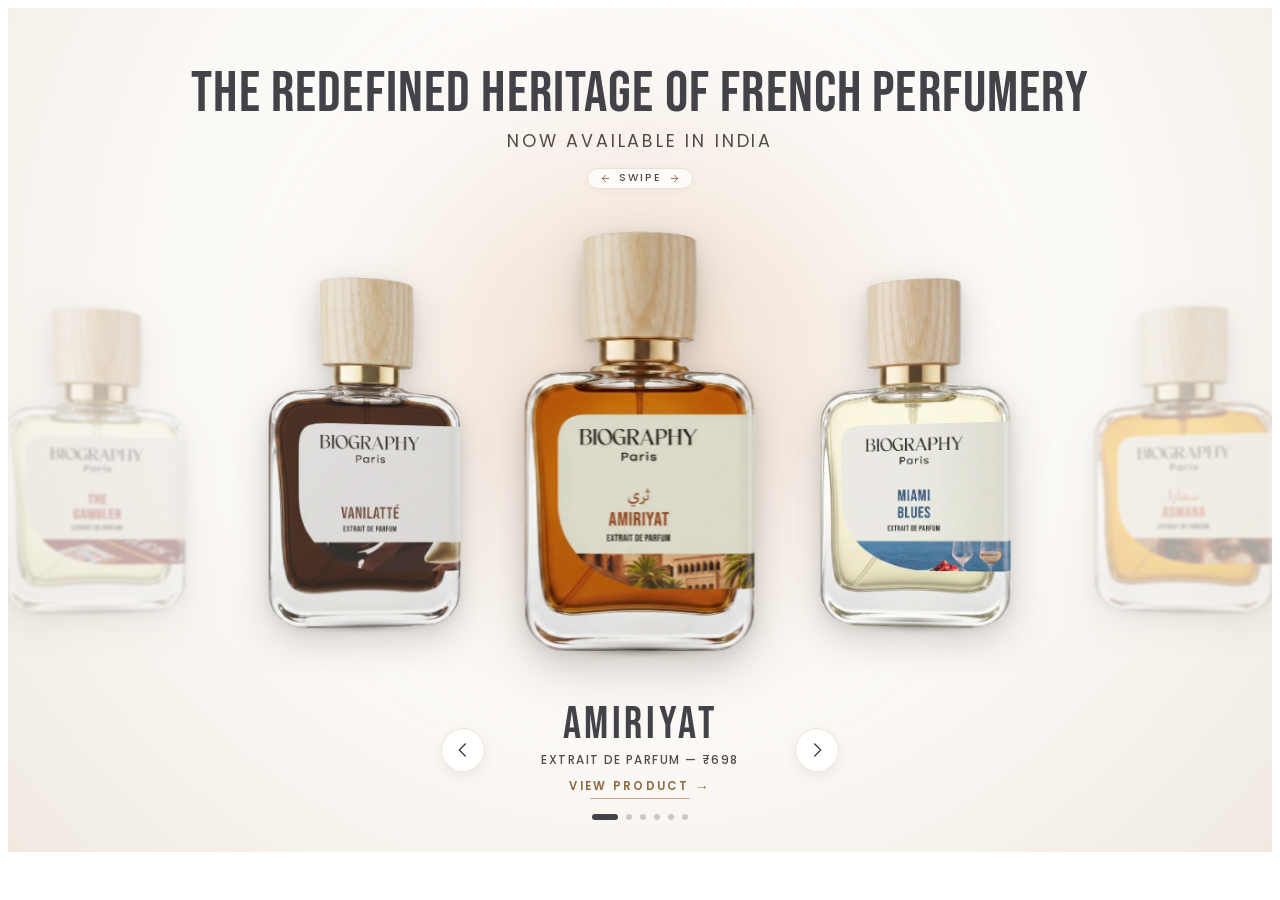
<file: index.html>
<!DOCTYPE html>
<html lang="en">
<head>
  <meta charset="UTF-8" />
  <meta name="viewport" content="width=device-width, initial-scale=1.0, maximum-scale=1.0, user-scalable=no" />
  <title>Biography Paris Hero</title>
  <link rel="preconnect" href="https://fonts.googleapis.com">
  <link rel="preconnect" href="https://fonts.gstatic.com" crossorigin>
  <link href="https://fonts.googleapis.com/css2?family=Bebas+Neue&family=Poppins:ital,wght@0,300;0,400;0,500;0,600;0,700;1,400&display=swap" rel="stylesheet">
  <link rel="stylesheet" href="style.css" />
</head>
<body>

  <!-- EMBEDDABLE HERO SLIDER SECTION (Zero external libraries, fully self-contained) -->
  <section class="biography-hero-slider" id="biographyHeroSlider" aria-label="Biography Paris Perfume Collection">
    
    <!-- Ambient Studio Spotlight Atmosphere -->
    <div class="ambient-spotlight" id="ambientSpotlight"></div>

    <!-- Luxury Section Header -->
    <header class="showcase-header" id="showcaseHeader">
      <h1 class="header-title">The Redefined Heritage of French Perfumery</h1>
      <p class="header-caption">Now Available in India</p>
      
      <!-- Minimal Swipe Indicator Pill -->
      <div class="swipe-indicator-pill" id="swipeIndicatorPill" aria-hidden="true">
        <svg class="swipe-arrow-icon arrow-left" width="11" height="11" viewBox="0 0 24 24" fill="none" stroke="currentColor" stroke-width="2" stroke-linecap="round" stroke-linejoin="round">
          <path d="M19 12H5M12 19l-7-7 7-7"/>
        </svg>
        <span class="swipe-pill-label">SWIPE</span>
        <svg class="swipe-arrow-icon arrow-right" width="11" height="11" viewBox="0 0 24 24" fill="none" stroke="currentColor" stroke-width="2" stroke-linecap="round" stroke-linejoin="round">
          <path d="M5 12h14M12 5l7 7-7 7"/>
        </svg>
      </div>
    </header>

    <!-- 3D Carousel Stage Viewport -->
    <div class="carousel-stage" id="carouselStage">
      <!-- 3D Flacons Track -->
      <div class="flacons-track" id="flaconsTrack">
        <!-- Rendered dynamically by script.js -->
      </div>
    </div>

    <!-- Active Flacon Quick Details & Direct Product Page Link -->
    <footer class="showcase-footer" id="showcaseFooter">
      <div class="footer-navigation">
        <button class="arrow-btn prev-btn" id="prevBtn" aria-label="Previous flacon">
          <svg width="22" height="22" viewBox="0 0 24 24" fill="none" stroke="currentColor" stroke-width="1.5"><path d="M15 19l-7-7 7-7"/></svg>
        </button>

        <div class="active-summary">
          <a href="/shop/asmara" class="summary-link" id="summaryLink" aria-label="View product page">
            <h2 class="summary-name" id="summaryName">ASMARA</h2>
            <span class="summary-meta" id="summaryMeta">EXTRAIT DE PARFUM — ₹ 4,999</span>
            <span class="summary-cta">VIEW PRODUCT <span class="cta-arrow">→</span></span>
          </a>
        </div>

        <button class="arrow-btn next-btn" id="nextBtn" aria-label="Next flacon">
          <svg width="22" height="22" viewBox="0 0 24 24" fill="none" stroke="currentColor" stroke-width="1.5"><path d="M9 5l7 7-7 7"/></svg>
        </button>
      </div>

      <!-- Pagination Progress Dots -->
      <div class="pagination-indicators" id="paginationIndicators">
        <!-- Dots injected by JS -->
      </div>
    </footer>

  </section>

  <script src="script.js"></script>
</body>
</html>
</file>
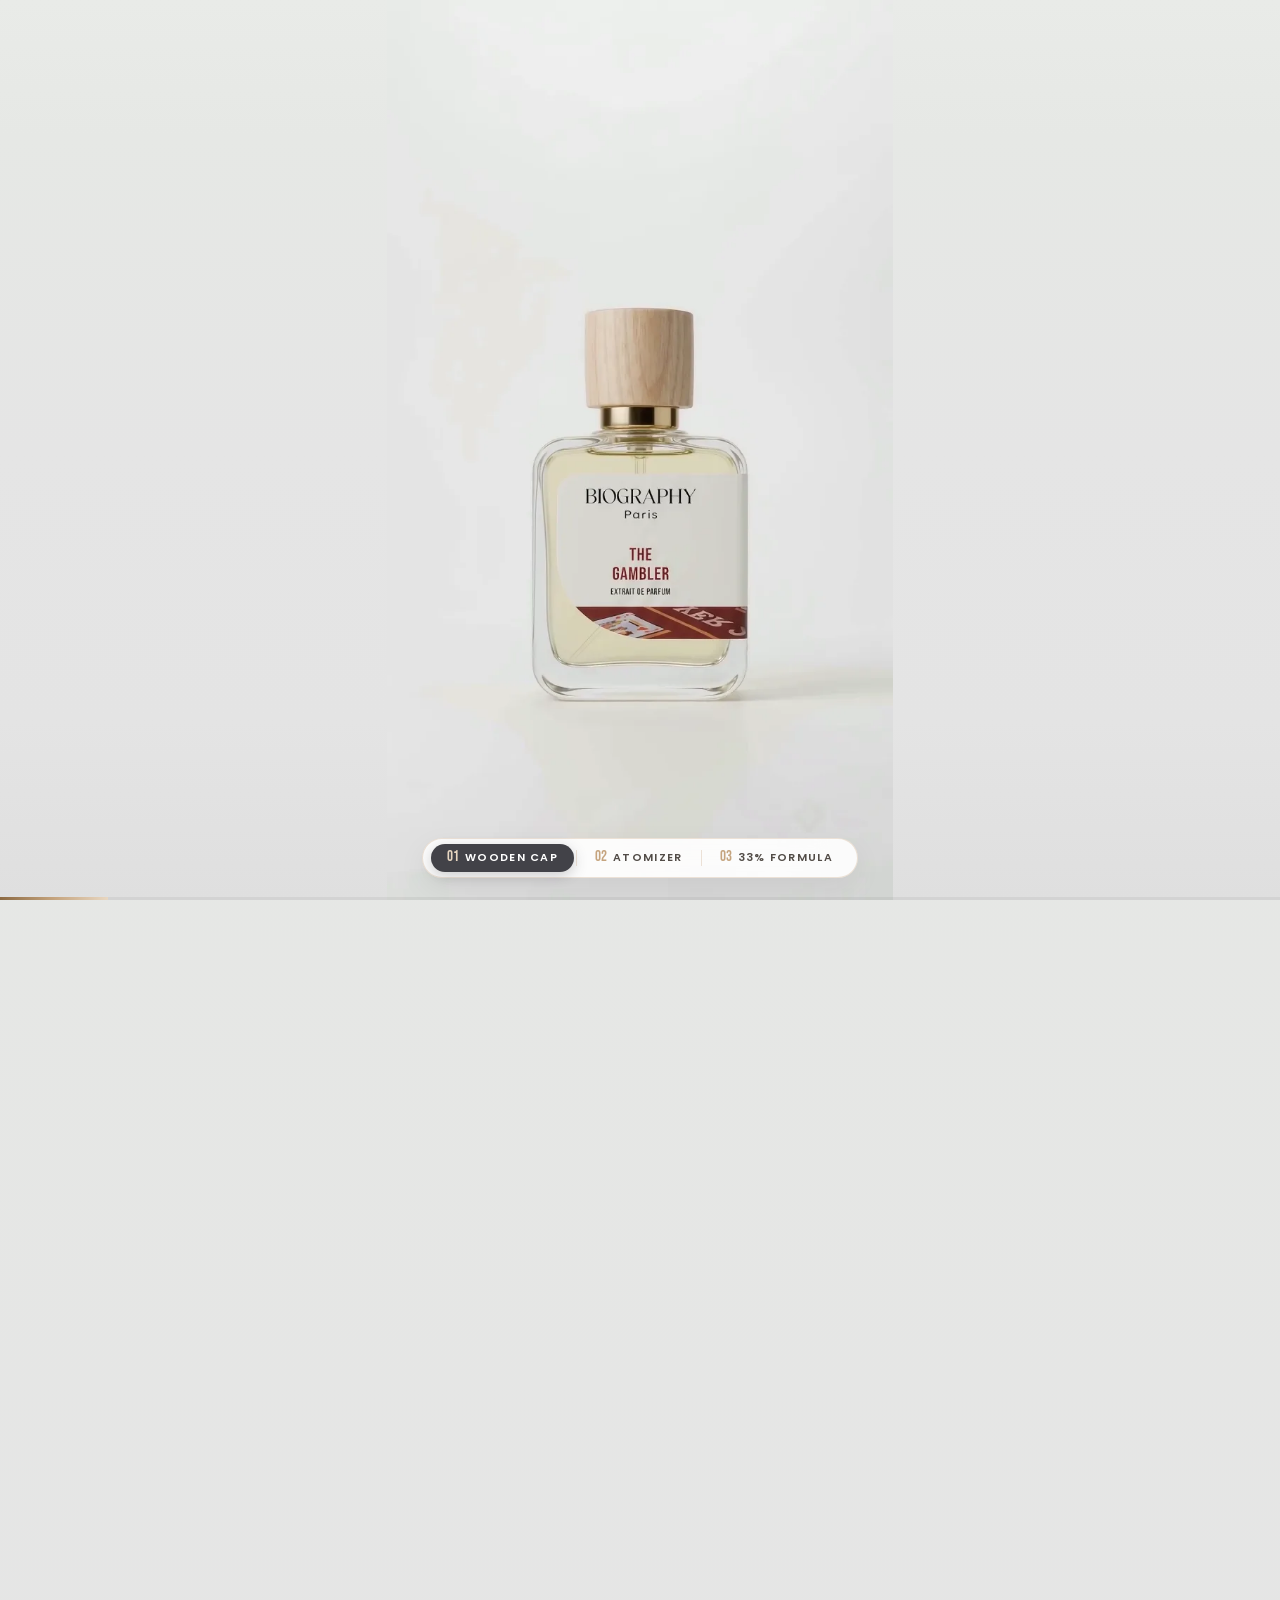
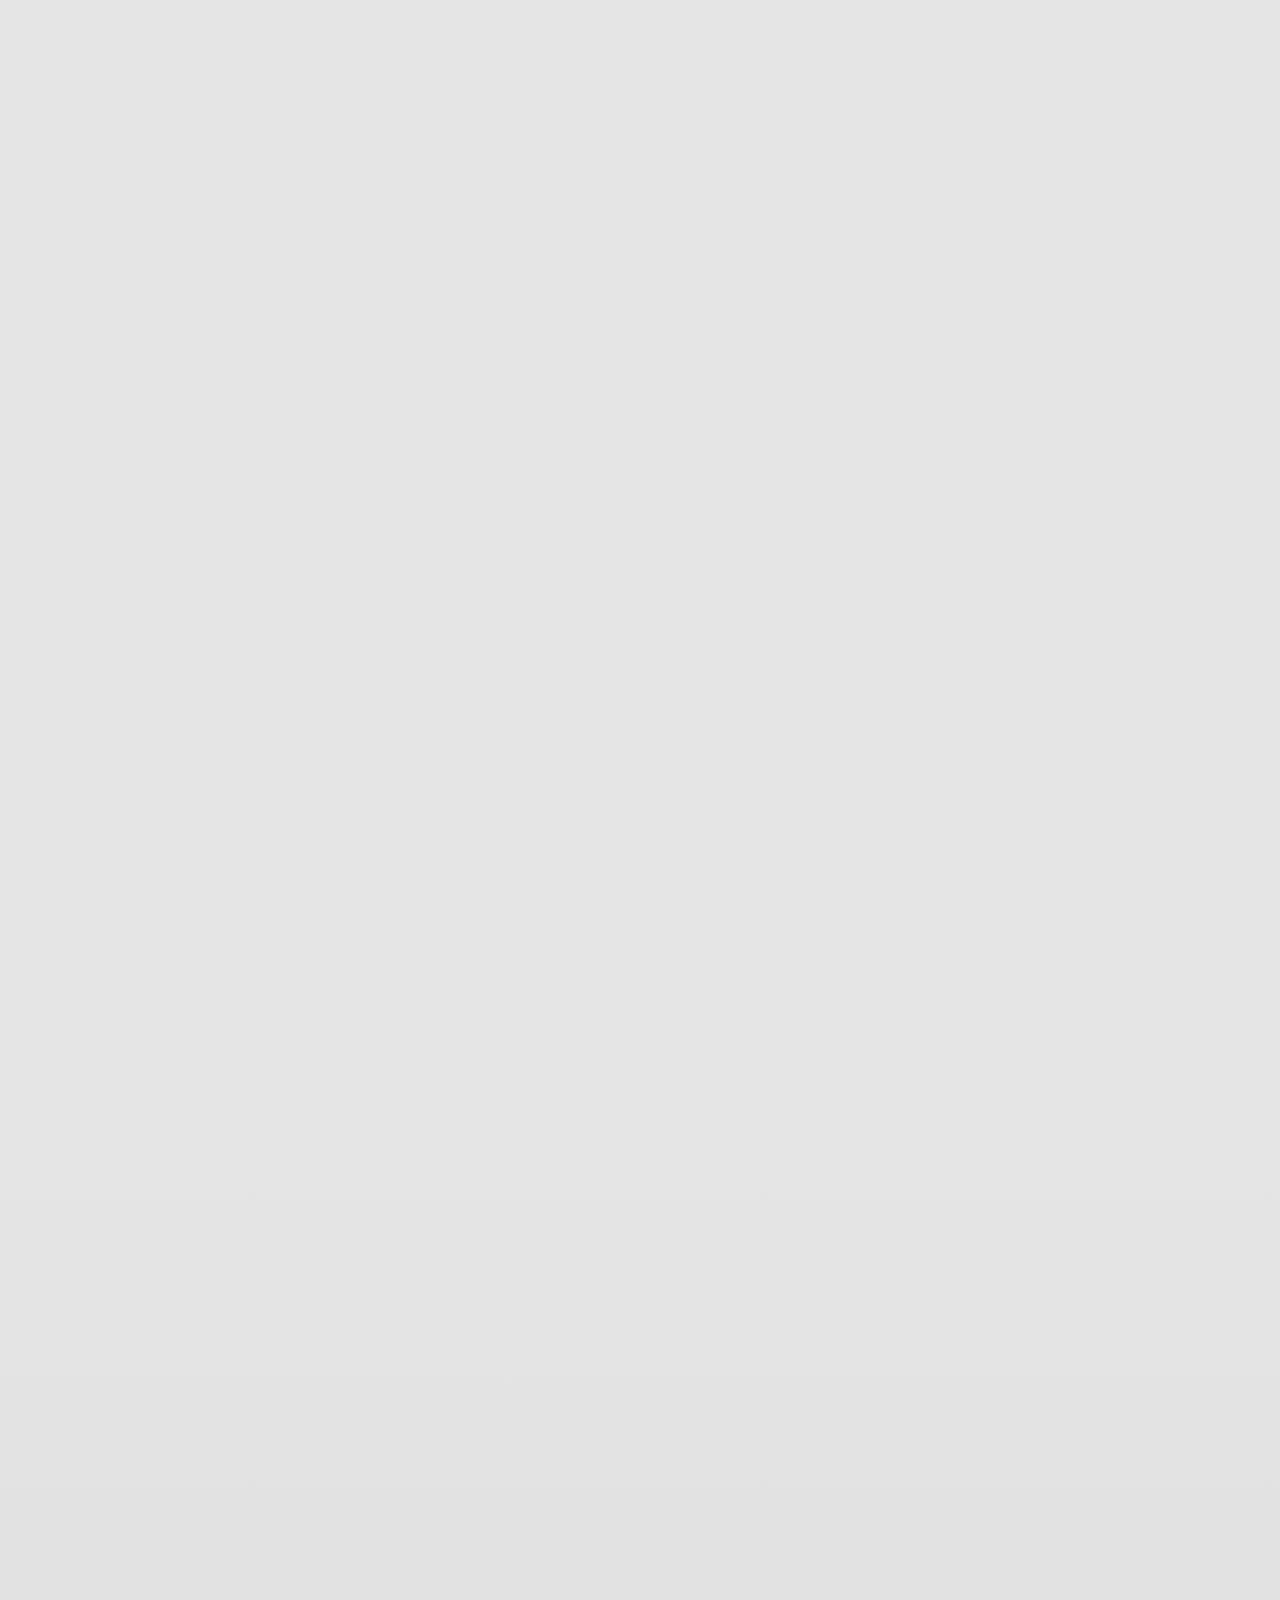
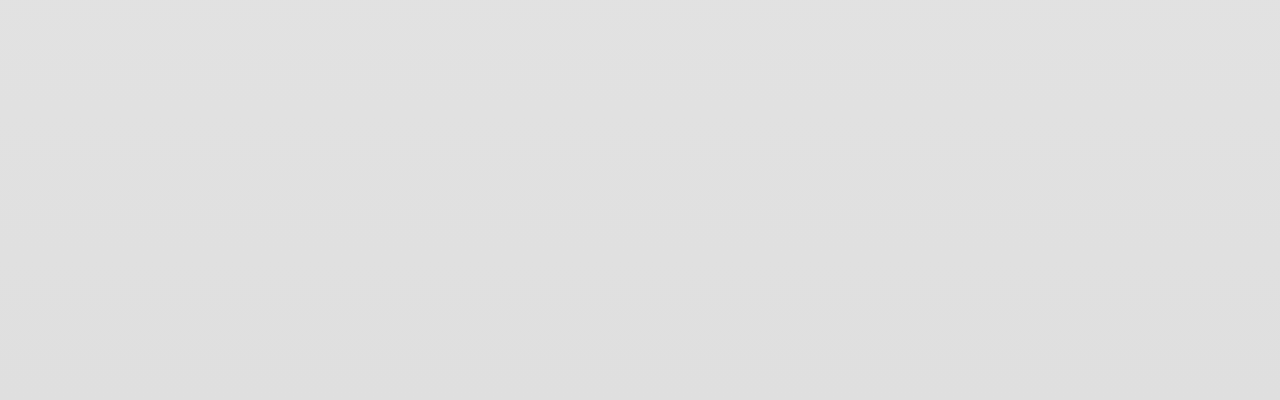
<file: exploded.html>
<!DOCTYPE html>
<html lang="en">
<head>
  <meta charset="UTF-8" />
  <meta name="viewport" content="width=device-width, initial-scale=1.0, maximum-scale=1.0, user-scalable=no" />
  <title>The Architecture of The Gambler — Biography Paris</title>
  <link rel="preconnect" href="https://fonts.googleapis.com">
  <link rel="preconnect" href="https://fonts.gstatic.com" crossorigin>
  <link href="https://fonts.googleapis.com/css2?family=Bebas+Neue&family=Poppins:ital,wght@0,300;0,400;0,500;0,600;0,700;1,400&display=swap" rel="stylesheet">
  <link rel="stylesheet" href="style.css" />
</head>
<body style="margin: 0; background-color: #e5e5e5;">

  <!-- ==========================================================================
       BIOGRAPHY PARIS — EXPLODED FLACON SCROLLYTELLING SECTION
       Self-contained embeddable section. Zero external libraries.
       Controlled by shared style.css and script.js.
       ========================================================================== -->
  <section class="biography-exploded-section" id="biographyExplodedSection" aria-label="The Architecture of The Gambler Flacon">

    <!-- Sticky Full-Viewport Stage -->
    <div class="exploded-sticky-viewport" id="explodedStickyViewport">

      <!-- Central Canvas Stage -->
      <div class="exploded-canvas-wrap" id="explodedCanvasWrap">
        <canvas id="explodedCanvas" class="exploded-canvas" aria-label="Interactive 3D exploded view of The Gambler perfume flacon"></canvas>
      </div>

      <!-- Component Callouts with Beacons & Leader Lines -->
      <div class="exploded-callouts-container" id="explodedCalloutsContainer">

        <!-- Callout 1: Wooden Cap (Left Side) -->
        <article class="exploded-callout callout-left callout-cap" id="calloutWoodenCap" data-milestone="0" aria-label="Wooden Cap specification">
          <div class="callout-card">
            <div class="callout-meta">
              <span class="callout-num">01</span>
              <span class="callout-badge">HIMALAYAN PINE</span>
            </div>
            <h3 class="callout-title">WOODEN CAP</h3>
            <p class="callout-desc">Each Individually hand-crafted from Himalayan pine wood.</p>
          </div>
          <svg class="callout-leader" aria-hidden="true" viewBox="0 0 80 24">
            <line class="leader-path" x1="0" y1="12" x2="72" y2="12" />
            <circle class="leader-dot" cx="76" cy="12" r="3" />
          </svg>
          <div class="callout-beacon" aria-hidden="true">
            <span class="beacon-pulse"></span>
            <span class="beacon-dot"></span>
          </div>
        </article>

        <!-- Callout 2: Pressurised Atomizer (Right Side) -->
        <article class="exploded-callout callout-right callout-atomizer" id="calloutAtomizer" data-milestone="1" aria-label="Pressurised Atomizer specification">
          <div class="callout-beacon" aria-hidden="true">
            <span class="beacon-pulse"></span>
            <span class="beacon-dot"></span>
          </div>
          <svg class="callout-leader" aria-hidden="true" viewBox="0 0 80 24">
            <circle class="leader-dot" cx="4" cy="12" r="3" />
            <line class="leader-path" x1="8" y1="12" x2="80" y2="12" />
          </svg>
          <div class="callout-card">
            <div class="callout-meta">
              <span class="callout-num">02</span>
              <span class="callout-badge">AEROSOL ENGINEERING</span>
            </div>
            <h3 class="callout-title">PRESSURISED ATOMIZER</h3>
            <p class="callout-desc">Engineered for a finer, more consistent mist.</p>
          </div>
        </article>

        <!-- Callout 3: Longest Lasting Formula (Left Side) -->
        <article class="exploded-callout callout-left callout-formula" id="calloutFormula" data-milestone="2" aria-label="Longest Lasting Formula specification">
          <div class="callout-card">
            <div class="callout-meta">
              <span class="callout-num">03</span>
              <span class="callout-badge">33% OIL CONCENTRATION</span>
            </div>
            <h3 class="callout-title">LONGEST LASTING FORMULA</h3>
            <p class="callout-desc">33% Oil Concentration.</p>
          </div>
          <svg class="callout-leader" aria-hidden="true" viewBox="0 0 80 24">
            <line class="leader-path" x1="0" y1="12" x2="72" y2="12" />
            <circle class="leader-dot" cx="76" cy="12" r="3" />
          </svg>
          <div class="callout-beacon" aria-hidden="true">
            <span class="beacon-pulse"></span>
            <span class="beacon-dot"></span>
          </div>
        </article>

      </div>

      <!-- Mobile Active Callout Card (Floating Frosted Badge) -->
      <div class="exploded-mobile-card" id="explodedMobileCard" aria-live="polite">
        <div class="mobile-card-meta">
          <span class="mobile-card-num" id="mobileCardNum">01</span>
          <span class="mobile-card-badge" id="mobileCardBadge">HIMALAYAN PINE</span>
        </div>
        <h3 class="mobile-card-title" id="mobileCardTitle">WOODEN CAP</h3>
        <p class="mobile-card-desc" id="mobileCardDesc">Each Individually hand-crafted from Himalayan pine wood.</p>
      </div>

      <!-- Initial Scroll Invitation Prompt -->
      <div class="exploded-scroll-hint" id="explodedScrollHint" aria-hidden="true">
        <span class="hint-label">SCROLL TO DISASSEMBLE</span>
        <svg class="hint-chevron" width="16" height="16" viewBox="0 0 24 24" fill="none" stroke="currentColor" stroke-width="2" stroke-linecap="round" stroke-linejoin="round">
          <path d="M12 5v14M19 12l-7 7-7-7"/>
        </svg>
      </div>

      <!-- Interactive Milestone Navigation Dock -->
      <footer class="exploded-footer-dock">
        <nav class="exploded-nav-pills" id="explodedNavPills" aria-label="Deconstructed component milestones">
          <button type="button" class="exploded-nav-btn active" data-progress="0.32" aria-label="Jump to Wooden Cap milestone">
            <span class="nav-btn-index">01</span>
            <span class="nav-btn-text">WOODEN CAP</span>
          </button>
          <span class="nav-pill-separator" aria-hidden="true"></span>
          <button type="button" class="exploded-nav-btn" data-progress="0.62" aria-label="Jump to Pressurised Atomizer milestone">
            <span class="nav-btn-index">02</span>
            <span class="nav-btn-text">ATOMIZER</span>
          </button>
          <span class="nav-pill-separator" aria-hidden="true"></span>
          <button type="button" class="exploded-nav-btn" data-progress="0.94" aria-label="Jump to Formula milestone">
            <span class="nav-btn-index">03</span>
            <span class="nav-btn-text">33% FORMULA</span>
          </button>
        </nav>
      </footer>

      <!-- Sleek Milestone Progress Rail -->
      <div class="exploded-progress-rail" aria-hidden="true">
        <div class="exploded-progress-fill" id="explodedProgressFill"></div>
      </div>

    </div>

  </section>

  <!-- Shared Engine Script -->
  <script src="script.js"></script>
</body>
</html>
</file>
<file: style.css>
/* ==========================================================================
   BIOGRAPHY PARIS — HAUTE PARFUMERIE HERO SHOWCASE
   Font pairing: Bebas Neue (Primary) + Poppins (Secondary)
   Direct Product Navigation Engine (Zero external dependencies)
   ========================================================================== */

:root {
  --bio-bg: #fbf9f6;
  --bio-bg-alt: #f0eae1;
  --bio-text-main: #424248;
  --bio-text-muted: #524c47;
  --bio-gold: #c5a47e;
  --bio-gold-light: #e8d7c2;
  --bio-gold-dark: #8c6a43;
  --bio-border-gold: rgba(197, 164, 126, 0.3);
  --bio-border-subtle: rgba(20, 18, 16, 0.08);
  --bio-font-primary: 'Bebas Neue', sans-serif;
  --bio-font-secondary: 'Poppins', -apple-system, BlinkMacSystemFont, sans-serif;
  --bio-ease-smooth: cubic-bezier(0.22, 1, 0.36, 1);
  --bio-ease-bounce: cubic-bezier(0.34, 1.4, 0.64, 1);
}

/* Master Component Section */
.biography-hero-slider {
  position: relative;
  width: 100%;
  min-height: 820px;
  background-color: var(--bio-bg);
  background: radial-gradient(circle at 50% 32%, #ffffff 0%, var(--bio-bg) 55%, var(--bio-bg-alt) 100%);
  color: var(--bio-text-main);
  font-family: var(--bio-font-secondary);
  overflow: hidden;
  box-sizing: border-box;
  display: flex;
  flex-direction: column;
  justify-content: space-between;
  padding: 3.5rem 0 2rem 0;
  user-select: none;
  -webkit-font-smoothing: antialiased;
}

.biography-hero-slider *,
.biography-hero-slider *::before,
.biography-hero-slider *::after {
  box-sizing: border-box;
  margin: 0;
  padding: 0;
  -webkit-tap-highlight-color: transparent;
}

/* Atmospheric Studio Glow */
.ambient-spotlight {
  position: absolute;
  top: 42%;
  left: 50%;
  transform: translate(-50%, -50%);
  width: 720px;
  height: 720px;
  background: radial-gradient(circle, rgba(235, 185, 115, 0.35) 0%, rgba(251, 249, 246, 0) 68%);
  border-radius: 50%;
  filter: blur(55px);
  pointer-events: none;
  z-index: 1;
  transition: background 0.8s var(--bio-ease-smooth);
}

/* ==========================================================================
   HEADER
   ========================================================================== */
.showcase-header {
  position: relative;
  z-index: 10;
  text-align: center;
  padding: 0 1.5rem 2rem;
}

.gold-dash {
  width: 36px;
  height: 1px;
  background: linear-gradient(90deg, transparent, var(--bio-gold), transparent);
}

.header-title {
  font-family: var(--bio-font-primary);
  font-size: 3.6rem;
  font-weight: 400;
  letter-spacing: 0.02em;
  color: var(--bio-text-main);
  margin-bottom: 0.2rem;
  line-height: 1.05;
}

.header-caption {
  font-family: var(--bio-font-secondary);
  font-size: 1.1rem;
  letter-spacing: 0.16em;
  color: var(--bio-text-muted);
  font-weight: 400;
  text-transform: uppercase;
}

/* Minimal Swipe Indicator Pill */
.swipe-indicator-pill {
  display: inline-flex;
  align-items: center;
  justify-content: center;
  gap: 8px;
  margin: 0.9rem auto 0;
  padding: 4px 12px;
  background: rgba(255, 255, 255, 0.78);
  backdrop-filter: blur(8px);
  -webkit-backdrop-filter: blur(8px);
  border: 1px solid var(--bio-border-gold);
  border-radius: 20px;
  box-shadow: 0 2px 8px rgba(20, 18, 16, 0.04);
  pointer-events: none;
  user-select: none;
}

.swipe-pill-label {
  font-family: var(--bio-font-secondary);
  font-size: 0.65rem;
  font-weight: 500;
  letter-spacing: 0.18em;
  color: var(--bio-text-muted);
  text-transform: uppercase;
  line-height: 1;
}

.swipe-arrow-icon {
  color: var(--bio-gold-dark);
  display: block;
  flex-shrink: 0;
}

.swipe-arrow-icon.arrow-left {
  animation: swipeNudgeLeft 2s ease-in-out infinite;
}

.swipe-arrow-icon.arrow-right {
  animation: swipeNudgeRight 2s ease-in-out infinite;
}

@keyframes swipeNudgeLeft {
  0%, 100% {
    transform: translateX(0);
    opacity: 0.7;
  }
  50% {
    transform: translateX(-3px);
    opacity: 1;
  }
}

@keyframes swipeNudgeRight {
  0%, 100% {
    transform: translateX(0);
    opacity: 0.7;
  }
  50% {
    transform: translateX(3px);
    opacity: 1;
  }
}

/* ==========================================================================
   CAROUSEL STAGE
   ========================================================================== */
.carousel-stage {
  position: relative;
  width: 100%;
  max-width: 1000px;
  margin: 0 auto;
  height: 480px;
  z-index: 5;
  perspective: 1600px;
  perspective-origin: 50% 65%;
  display: flex;
  align-items: flex-end;
  justify-content: center;
  cursor: grab;
  touch-action: pan-y;
  overflow: visible;
}

.carousel-stage:active {
  cursor: grabbing;
}

/* The Continuous 3D Carousel Track */
.flacons-track {
  position: absolute;
  top: 0;
  left: 0;
  height: 100%;
  display: flex;
  align-items: flex-end;
  transform-style: preserve-3d;
  will-change: transform;
}

/* ==========================================================================
   FLACON CARD ITEM (Direct Clickable Product Link)
   ========================================================================== */
.flacon-card {
  width: 280px;
  height: 400px;
  position: relative;
  flex-shrink: 0;
  display: flex;
  flex-direction: column;
  align-items: center;
  justify-content: flex-end;
  padding-bottom: 65px;
  transform-style: preserve-3d;
  cursor: pointer;
  will-change: transform, opacity;
  backface-visibility: hidden;
  -webkit-backface-visibility: hidden;
}

.flacon-link {
  display: block;
  text-decoration: none;
  outline: none;
  cursor: pointer;
  transform-style: preserve-3d;
}

/* Bottle Figure */
.flacon-figure {
  position: relative;
  width: 210px;
  height: 395px;
  display: flex;
  flex-direction: column;
  align-items: center;
  justify-content: flex-end;
  transform-style: preserve-3d;
}

.flacon-photo-wrap {
  position: relative;
  width: 210px;
  height: 395px;
  display: flex;
  align-items: flex-end;
  justify-content: center;
  transform-style: preserve-3d;
  transition: transform 0.7s var(--bio-ease-smooth);
}

/* The Tightly Cropped Bottle Image */
.flacon-img {
  width: 210px;
  height: 395px;
  object-fit: contain;
  object-position: bottom;
  filter: drop-shadow(0 14px 20px rgba(35, 25, 15, 0.2)) drop-shadow(0 3px 6px rgba(0,0,0,0.08));
  transition: transform 0.7s var(--bio-ease-smooth), filter 0.7s var(--bio-ease-smooth);
  pointer-events: none;
}

/* Fixed & Refined Glass Floor Reflection (Direct contact, soft luxury fade) */
.flacon-floor-reflection {
  position: absolute;
  top: 100%;
  left: 0;
  width: 210px;
  height: 75px;
  overflow: hidden;
  transform: scaleY(-1);
  transform-origin: top center;
  opacity: 0.15;
  filter: blur(0.8px);
  mask-image: linear-gradient(to top, transparent 15%, rgba(0, 0, 0, 0.8) 100%);
  -webkit-mask-image: linear-gradient(to top, transparent 15%, rgba(0, 0, 0, 0.8) 100%);
  pointer-events: none;
  transition: opacity 0.4s ease;
}

.flacon-floor-reflection img {
  width: 210px;
  height: 395px;
  object-fit: contain;
  object-position: bottom;
}

/* Ground Contact Shadow */
.flacon-base-shadow {
  position: absolute;
  bottom: -4px;
  left: 50%;
  transform: translateX(-50%);
  width: 145px;
  height: 12px;
  background: radial-gradient(ellipse at center, rgba(20, 12, 6, 0.45) 0%, rgba(20, 12, 6, 0.12) 45%, transparent 70%);
  border-radius: 50%;
  pointer-events: none;
  filter: blur(2px);
  transition: transform 0.65s var(--bio-ease-smooth), opacity 0.65s var(--bio-ease-smooth);
}

/* Hover feedback on center bottle */
.flacon-card.is-center:hover .flacon-photo-wrap {
  transform: translateY(-8px) scale(1.03);
}

.flacon-card.is-center:hover .flacon-img {
  filter: drop-shadow(0 22px 28px rgba(35, 25, 15, 0.25)) drop-shadow(0 4px 8px rgba(0,0,0,0.1));
}

/* ==========================================================================
   3D CAROUSEL ORIENTATIONS (State identification & base z-indexes)
   Continuous transforms, dynamic tilt & scales are computed live via JS physics
   ========================================================================== */
.flacon-card.is-center {
  z-index: 25;
}

.flacon-card.is-left,
.flacon-card.is-right {
  z-index: 10;
}

.flacon-card.is-far {
  z-index: 2;
}

/* ==========================================================================
   FOOTER & DIRECT PRODUCT LINK (Bebas Neue Title + Poppins Meta)
   ========================================================================== */
.showcase-footer {
  position: relative;
  z-index: 10;
  display: flex;
  flex-direction: column;
  align-items: center;
  gap: 1.1rem;
  padding: 0 1.5rem;
}

.footer-navigation {
  display: flex;
  align-items: center;
  justify-content: center;
  gap: 2.2rem;
}

.arrow-btn {
  background: rgba(255, 255, 255, 0.95);
  border: 1px solid var(--bio-border-gold);
  width: 44px;
  height: 44px;
  border-radius: 50%;
  display: flex;
  align-items: center;
  justify-content: center;
  color: var(--bio-text-main);
  cursor: pointer;
  box-shadow: 0 4px 14px rgba(0,0,0,0.06);
  transition: all 0.25s var(--bio-ease-smooth);
}

.arrow-btn:hover {
  background: var(--bio-text-main);
  color: #ffffff;
  border-color: var(--bio-text-main);
  transform: scale(1.08);
}

.active-summary {
  text-align: center;
  min-width: 240px;
}

/* Direct Product Summary Link */
.summary-link {
  text-decoration: none;
  color: inherit;
  display: flex;
  flex-direction: column;
  align-items: center;
  cursor: pointer;
  transition: transform 0.25s var(--bio-ease-smooth);
}

.summary-name {
  font-family: var(--bio-font-primary);
  font-size: 2.8rem;
  font-weight: 400;
  letter-spacing: 0.08em;
  color: var(--bio-text-main);
  line-height: 1;
  text-transform: uppercase;
  transition: color 0.25s ease;
}

.summary-meta {
  display: block;
  font-family: var(--bio-font-secondary);
  font-size: 0.74rem;
  letter-spacing: 0.12em;
  color: var(--bio-text-muted);
  font-weight: 500;
  margin-top: 4px;
}

.summary-cta {
  display: inline-flex;
  align-items: center;
  gap: 6px;
  font-family: var(--bio-font-secondary);
  font-size: 0.72rem;
  letter-spacing: 0.2em;
  font-weight: 600;
  color: var(--bio-gold-dark);
  margin-top: 8px;
  text-transform: uppercase;
  position: relative;
  transition: color 0.25s ease;
}

.summary-cta::after {
  content: '';
  position: absolute;
  bottom: -2px;
  left: 0;
  width: 100%;
  height: 1px;
  background-color: var(--bio-gold);
  transform: scaleX(0.7);
  transition: transform 0.25s var(--bio-ease-smooth);
}

.summary-link:hover .summary-name {
  color: var(--bio-gold-dark);
}

.summary-link:hover .summary-cta::after {
  transform: scaleX(1);
}

.summary-link:hover .cta-arrow {
  transform: translateX(4px);
}

.cta-arrow {
  font-size: 0.85rem;
  transition: transform 0.25s ease;
}

/* Pagination Indicators */
.pagination-indicators {
  display: flex;
  align-items: center;
  gap: 8px;
}

.indicator-pill {
  width: 6px;
  height: 6px;
  border-radius: 50%;
  background-color: rgba(20, 18, 16, 0.2);
  transition: all 0.4s var(--bio-ease-bounce);
  cursor: pointer;
}

.indicator-pill.active {
  width: 26px;
  border-radius: 10px;
  background-color: var(--bio-text-main);
}

/* ==========================================================================
   MOBILE & TABLET RESPONSIVE PERFECTION (Compact Vertical Layout Experiment)
   ========================================================================== */
@media (max-width: 768px) {
  .biography-hero-slider {
    min-height: 590px;
    padding: 1.8rem 0 1rem 0;
  }
  
  .showcase-header {
    padding: 0 1.2rem;
  }

  .header-title {
    font-size: 1.85rem;
    letter-spacing: 0.02em;
    margin-bottom: 0.15rem;
  }

  .header-caption {
    font-size: 0.88rem;
    letter-spacing: 0em;
  }

  .swipe-indicator-pill {
    margin: 0.45rem auto 0;
    padding: 3px 10px;
    gap: 5px;
  }

  .swipe-pill-label {
    font-size: 0.58rem;
    letter-spacing: 0.16em;
  }

  .carousel-stage {
    height: 335px;
    max-width: 100%;
  }

  .flacon-card {
    width: 190px;
    height: 330px;
    padding-bottom: 45px;
  }

  .flacon-figure,
  .flacon-photo-wrap {
    width: 145px;
    height: 260px;
  }

  .flacon-img {
    width: 145px;
    height: 260px;
  }

  .flacon-floor-reflection {
    width: 145px;
    height: 48px;
  }

  .flacon-floor-reflection img {
    width: 145px;
    height: 260px;
  }

  .flacon-base-shadow {
    width: 105px;
    height: 8px;
    bottom: -3px;
  }

  .showcase-footer {
    gap: 0.8rem;
    padding: 0 1rem;
  }

  .footer-navigation {
    gap: 1.1rem;
  }

  .arrow-btn {
    width: 38px;
    height: 38px;
  }

  .arrow-btn svg {
    width: 18px;
    height: 18px;
  }

  .summary-name {
    font-size: 1.85rem;
    letter-spacing: 0.02em;
  }

  .summary-meta {
    font-size: 0.7rem;
    margin-top: 2px;
  }

  .summary-cta {
    font-size: 0.68rem;
    margin-top: 5px;
  }
}

/* ==========================================================================
   BIOGRAPHY PARIS — EXPLODED FLACON SCROLLYTELLING SECTION
   Apple-grade interactive 3D deconstruction showcase
   Zero external dependencies — 100% Studio Immersion — Responsive
   ========================================================================== */

.biography-exploded-section {
  position: relative;
  width: 100%;
  height: 400vh; /* Deliberate scroll runway for silky control */
  background-color: #e5e5e5;
  /* Exact studio gradient matching the source video background for complete seamless immersion */
  background: linear-gradient(180deg, #e9ebe8 0%, #e6e8e5 15%, #e5e5e5 50%, #e4e4e4 80%, #dfdfdf 100%);
  color: var(--bio-text-main);
  font-family: var(--bio-font-secondary);
  overflow: visible; /* Required for position: sticky */
  box-sizing: border-box;
  -webkit-font-smoothing: antialiased;
}

.biography-exploded-section *,
.biography-exploded-section *::before,
.biography-exploded-section *::after {
  box-sizing: border-box;
  margin: 0;
  padding: 0;
  -webkit-tap-highlight-color: transparent;
}

/* Sticky Viewport Container */
.exploded-sticky-viewport {
  position: sticky;
  top: 0;
  left: 0;
  width: 100%;
  height: 100vh;
  height: 100dvh;
  overflow: hidden;
  display: flex;
  flex-direction: column;
  align-items: center;
  justify-content: center;
  user-select: none;
  background: inherit;
}

/* Canvas Viewport — 100% Full-Bleed Frame Filling */
.exploded-canvas-wrap {
  position: absolute;
  inset: 0;
  width: 100%;
  height: 100%;
  display: flex;
  align-items: center;
  justify-content: center;
  z-index: 2;
  pointer-events: none;
  overflow: hidden;
}

.exploded-canvas {
  width: 100%;
  height: 100%;
  display: block;
  filter: none;
}

/* Desktop Callouts Overlay */
.exploded-callouts-container {
  position: absolute;
  inset: 0;
  width: 100%;
  height: 100%;
  z-index: 10;
  pointer-events: none;
}

.exploded-callout {
  position: absolute;
  display: flex;
  align-items: center;
  opacity: 0;
  transform: translateY(18px) scale(0.96);
  transition: opacity 0.45s var(--bio-ease-smooth), transform 0.45s var(--bio-ease-smooth);
  pointer-events: none;
}

.exploded-callout.active {
  opacity: 1;
  transform: translateY(0) scale(1);
  pointer-events: auto;
}

/* Callout Specific Anchors on Desktop */
.callout-left {
  right: calc(50% + 140px);
  flex-direction: row;
  justify-content: flex-end;
}

.callout-right {
  left: calc(50% + 140px);
  flex-direction: row;
  justify-content: flex-start;
}

.callout-cap {
  top: 17%;
}

.callout-atomizer {
  top: 36%;
}

.callout-formula {
  top: 64%;
}

/* Fluid responsive adjustments for medium desktop displays */
@media (min-width: 821px) and (max-width: 1080px) {
  .callout-card {
    width: 240px;
    padding: 0.95rem 1.1rem;
  }
  .callout-leader {
    width: 50px;
  }
  .callout-left {
    right: calc(50% + 115px);
  }
  .callout-right {
    left: calc(50% + 115px);
  }
}

/* Frosted Luxury Callout Card */
.callout-card {
  background: rgba(255, 255, 255, 0.88);
  backdrop-filter: blur(24px);
  -webkit-backdrop-filter: blur(24px);
  border: 1px solid var(--bio-border-gold);
  border-radius: 12px;
  padding: 1.15rem 1.35rem;
  width: 290px;
  box-shadow: 0 14px 38px rgba(35, 25, 15, 0.08);
  position: relative;
  text-align: left;
  transition: transform 0.3s var(--bio-ease-smooth), box-shadow 0.3s var(--bio-ease-smooth);
}

.exploded-callout:hover .callout-card {
  transform: translateY(-2px);
  box-shadow: 0 18px 46px rgba(197, 164, 126, 0.18);
}

.callout-meta {
  display: flex;
  align-items: center;
  gap: 0.6rem;
  margin-bottom: 0.45rem;
}

.callout-num {
  font-family: var(--bio-font-primary);
  font-size: 1.25rem;
  color: var(--bio-gold);
  line-height: 1;
}

.callout-badge {
  font-size: 0.62rem;
  font-weight: 600;
  letter-spacing: 0.12em;
  text-transform: uppercase;
  background: rgba(197, 164, 126, 0.14);
  color: var(--bio-gold-dark);
  padding: 2.5px 8px;
  border-radius: 999px;
  border: 1px solid rgba(197, 164, 126, 0.25);
}

.callout-title {
  font-family: var(--bio-font-primary);
  font-size: 1.45rem;
  letter-spacing: 0.04em;
  color: var(--bio-text-main);
  line-height: 1.1;
  text-transform: uppercase;
  margin-bottom: 0.35rem;
}

.callout-desc {
  font-size: 0.82rem;
  line-height: 1.45;
  color: var(--bio-text-muted);
}

/* SVG Leader Connecting Line */
.callout-leader {
  width: 90px;
  height: 24px;
  flex-shrink: 0;
  overflow: visible;
}

.leader-path {
  fill: none;
  stroke: var(--bio-gold);
  stroke-width: 1.5;
  stroke-dasharray: 4 3;
  opacity: 0.75;
}

.leader-dot {
  fill: var(--bio-gold);
}

/* Glowing Beacon Marker */
.callout-beacon {
  position: relative;
  width: 22px;
  height: 22px;
  display: flex;
  align-items: center;
  justify-content: center;
  flex-shrink: 0;
}

.beacon-pulse {
  position: absolute;
  width: 100%;
  height: 100%;
  border-radius: 50%;
  background: rgba(197, 164, 126, 0.45);
  animation: beaconPulseAnim 2.2s infinite cubic-bezier(0.2, 0.8, 0.4, 1);
}

.beacon-dot {
  width: 8px;
  height: 8px;
  border-radius: 50%;
  background: var(--bio-gold-dark);
  box-shadow: 0 0 10px rgba(197, 164, 126, 0.9);
  position: relative;
  z-index: 2;
}

@keyframes beaconPulseAnim {
  0% {
    transform: scale(0.6);
    opacity: 0.9;
  }
  60% {
    transform: scale(2.2);
    opacity: 0;
  }
  100% {
    transform: scale(2.2);
    opacity: 0;
  }
}

/* Mobile Active Card */
.exploded-mobile-card {
  display: none;
}

/* Scroll Invitation Hint */
.exploded-scroll-hint {
  position: absolute;
  bottom: 5.4rem;
  left: 50%;
  transform: translateX(-50%);
  display: flex;
  flex-direction: column;
  align-items: center;
  gap: 0.35rem;
  z-index: 20;
  pointer-events: none;
  transition: opacity 0.4s ease, transform 0.4s ease;
}

.exploded-scroll-hint.hidden {
  opacity: 0;
  transform: translate(-50%, 15px);
}

.hint-label {
  font-size: 0.65rem;
  font-weight: 600;
  letter-spacing: 0.22em;
  text-transform: uppercase;
  color: var(--bio-gold-dark);
}

.hint-chevron {
  color: var(--bio-gold);
  animation: bounceHint 2s infinite ease-in-out;
}

@keyframes bounceHint {
  0%, 100% { transform: translateY(0); }
  50% { transform: translateY(6px); }
}

/* Footer Milestone Navigation Dock */
.exploded-footer-dock {
  position: absolute;
  bottom: clamp(1rem, 2.5vh, 1.8rem);
  left: 0;
  width: 100%;
  display: flex;
  align-items: center;
  justify-content: center;
  z-index: 25;
  padding: 0 1.25rem;
}

.exploded-nav-pills {
  display: inline-flex;
  align-items: center;
  background: rgba(255, 255, 255, 0.9);
  backdrop-filter: blur(18px);
  -webkit-backdrop-filter: blur(18px);
  border: 1px solid var(--bio-border-gold);
  border-radius: 999px;
  padding: 5px 8px;
  box-shadow: 0 10px 30px rgba(0, 0, 0, 0.06);
}

.exploded-nav-btn {
  background: transparent;
  border: none;
  cursor: pointer;
  padding: 6px 16px;
  border-radius: 999px;
  font-family: var(--bio-font-secondary);
  display: flex;
  align-items: center;
  gap: 6px;
  transition: all 0.25s var(--bio-ease-smooth);
  color: var(--bio-text-muted);
}

.exploded-nav-btn:hover {
  color: var(--bio-text-main);
  background: rgba(197, 164, 126, 0.12);
}

.exploded-nav-btn.active {
  background: var(--bio-text-main);
  color: #ffffff;
  box-shadow: 0 4px 14px rgba(66, 66, 72, 0.25);
}

.nav-btn-index {
  font-family: var(--bio-font-primary);
  font-size: 0.92rem;
  line-height: 1;
  color: var(--bio-gold);
}

.exploded-nav-btn.active .nav-btn-index {
  color: var(--bio-gold-light);
}

.nav-btn-text {
  font-size: 0.68rem;
  font-weight: 600;
  letter-spacing: 0.12em;
  text-transform: uppercase;
}

.nav-pill-separator {
  width: 1px;
  height: 16px;
  background: rgba(197, 164, 126, 0.3);
  margin: 0 2px;
}

/* Progress Rail */
.exploded-progress-rail {
  position: absolute;
  bottom: 0;
  left: 0;
  width: 100%;
  height: 3px;
  background: rgba(20, 18, 16, 0.06);
  z-index: 30;
}

.exploded-progress-fill {
  height: 100%;
  width: 100%;
  transform-origin: left center;
  transform: scaleX(0);
  background: linear-gradient(90deg, var(--bio-gold-dark), var(--bio-gold), var(--bio-gold-light));
  will-change: transform;
}

/* ==========================================================================
   MOBILE RESPONSIVE BEHAVIOR (<= 820px)
   Full-screen immersive presentation — responsive runway & GPU acceleration
   ========================================================================== */

@media (max-width: 820px) {
  .biography-exploded-section {
    height: 260vh; /* Snappy, responsive mobile thumb runway */
  }

  .exploded-canvas-wrap {
    position: absolute;
    inset: 0;
    width: 100%;
    height: 100%;
    max-height: none;
    top: 0;
    left: 0;
    transform: none;
  }

  .exploded-canvas {
    width: 100%;
    height: 100%;
    max-width: none;
    max-height: none;
    aspect-ratio: unset;
    will-change: transform;
    transform: translateZ(0);
    -webkit-transform: translateZ(0);
    backface-visibility: hidden;
    -webkit-backface-visibility: hidden;
  }

  /* Completely remove all beacon dots, pulses, and callouts from mobile view */
  .exploded-callouts-container {
    display: none !important;
  }

  .callout-beacon,
  .beacon-pulse,
  .beacon-dot {
    display: none !important;
  }

  /* Compact floating mobile focus card docked cleanly above bottom nav */
  .exploded-mobile-card {
    display: block;
    position: absolute;
    bottom: 4.8rem;
    left: 1rem;
    right: 1rem;
    margin: 0 auto;
    max-width: 350px;
    z-index: 25;
    background: rgba(255, 255, 255, 0.92);
    backdrop-filter: blur(20px);
    -webkit-backdrop-filter: blur(20px);
    border: 1px solid var(--bio-border-gold);
    border-radius: 12px;
    padding: 0.85rem 1.1rem;
    box-shadow: 0 10px 28px rgba(35, 25, 15, 0.08);
    text-align: left;
    transition: opacity 0.3s ease, transform 0.3s ease;
  }

  .mobile-card-meta {
    display: flex;
    align-items: center;
    gap: 0.45rem;
    margin-bottom: 0.3rem;
  }

  .mobile-card-num {
    font-family: var(--bio-font-primary);
    font-size: 1.1rem;
    color: var(--bio-gold);
    line-height: 1;
  }

  .mobile-card-badge {
    font-size: 0.58rem;
    font-weight: 600;
    letter-spacing: 0.1em;
    text-transform: uppercase;
    background: rgba(197, 164, 126, 0.14);
    color: var(--bio-gold-dark);
    padding: 2px 7px;
    border-radius: 999px;
  }

  .mobile-card-title {
    font-family: var(--bio-font-primary);
    font-size: 1.3rem;
    letter-spacing: 0.03em;
    color: var(--bio-text-main);
    line-height: 1.1;
    text-transform: uppercase;
    margin-bottom: 0.2rem;
  }

  .mobile-card-desc {
    font-size: 0.76rem;
    line-height: 1.38;
    color: var(--bio-text-muted);
  }

  .exploded-scroll-hint {
    bottom: 4.8rem;
  }

  .exploded-footer-dock {
    bottom: 0.9rem;
    padding: 0 0.8rem;
  }

  .exploded-nav-pills {
    padding: 4px 6px;
    width: 100%;
    max-width: 350px;
    justify-content: space-between;
  }

  .exploded-nav-btn {
    padding: 6px 10px;
    gap: 4px;
    flex: 1;
    justify-content: center;
  }

  .nav-btn-index {
    font-size: 0.85rem;
  }

  .nav-btn-text {
    font-size: 0.62rem;
    letter-spacing: 0.06em;
  }
}
</file>
